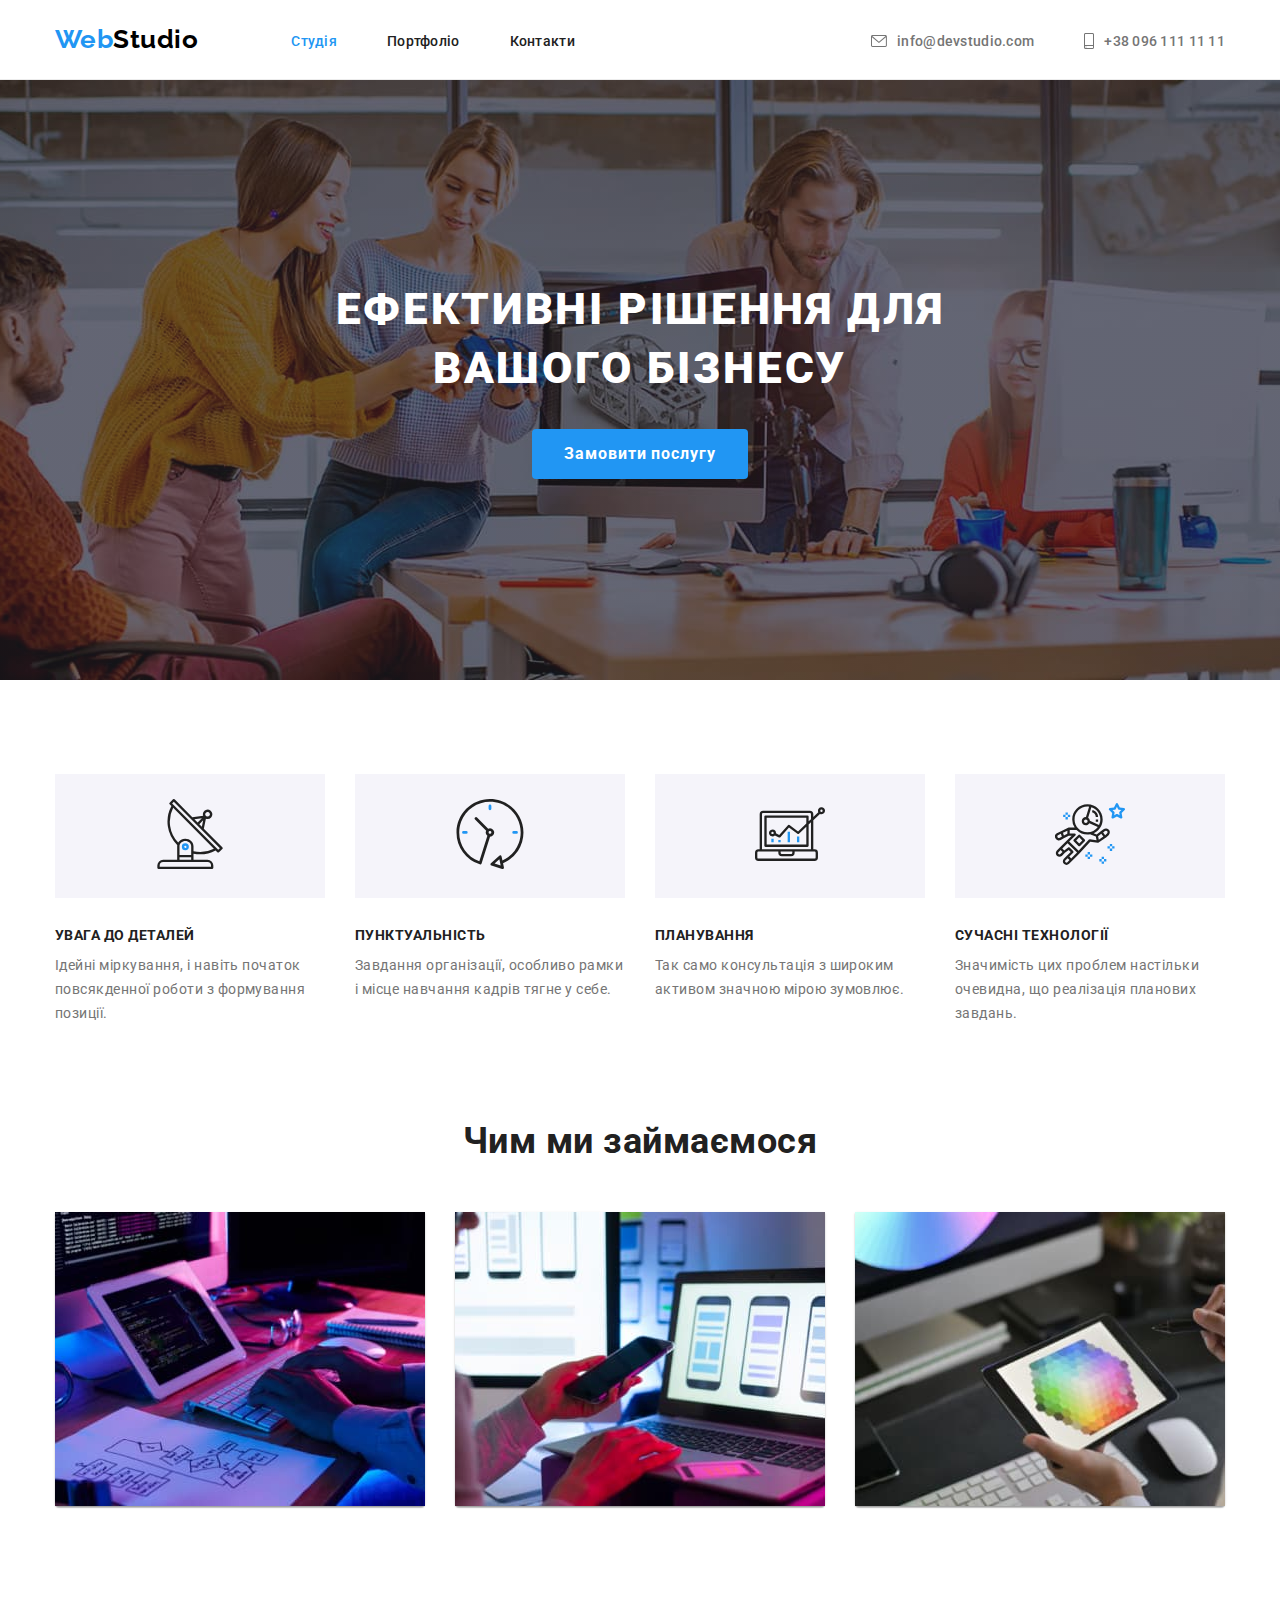
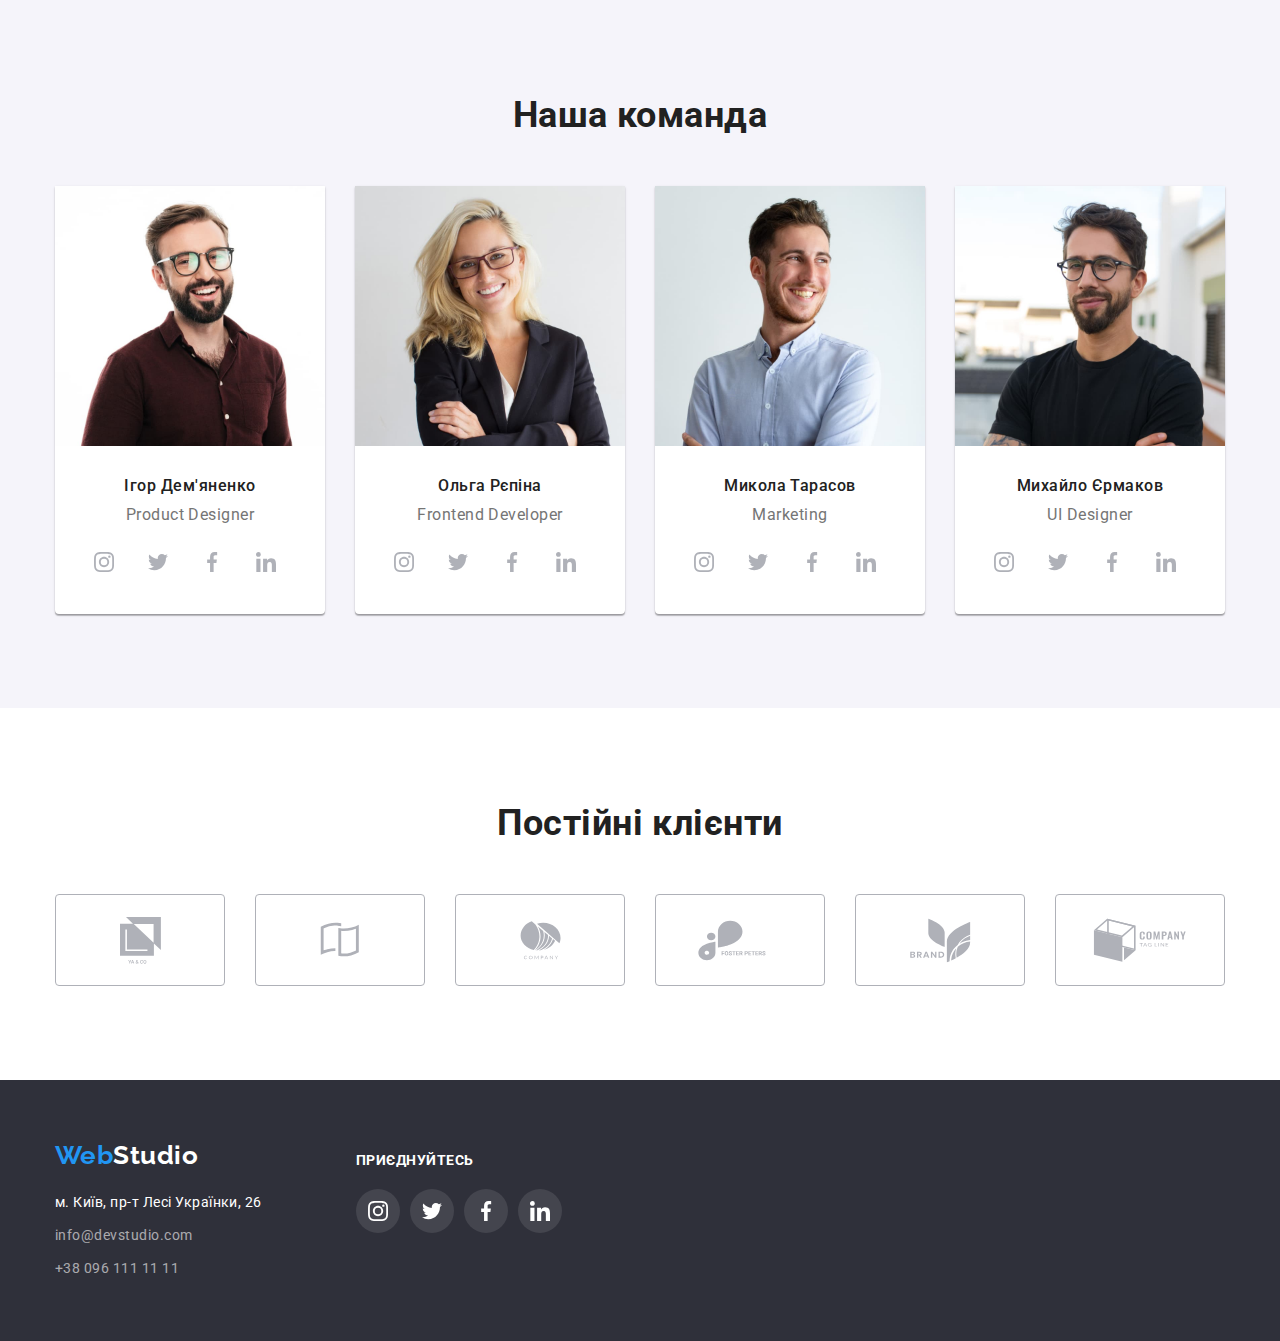
<file: index.html>
<!DOCTYPE html>
<html lang="uk">
  <head>
    <meta charset="UTF-8" />
    <meta http-equiv="X-UA-Compatible" content="IE=edge" />
    <meta name="viewport" content="width=device-width, initial-scale=1.0" />
    <title>WebStudio</title>
    <link
      href="https://fonts.googleapis.com/css2?family=Raleway:wght@700&family=Roboto:wght@400;500;700;900&display=swap"
      rel="stylesheet"
    />
    <link
      rel="stylesheet"
      href="https://cdnjs.cloudflare.com/ajax/libs/modern-normalize/1.1.0/modern-normalize.css"
    />
    <link rel="stylesheet" href="./css/styles.css" />
  </head>
  <body class="page-body">
    <!--Section : Header-->
    <header class="page-header">
      <div class="container">
        <a href="./index.html" class="logo"><span>Web</span>Studio</a>
        <nav class="header-nav">
          <ul class="site-nav click">
            <li class="item">
              <a href="./index.html" class="link current">Студія</a>
            </li>
            <li class="item">
              <a href="./portfolio.html" class="link">Портфоліо</a>
            </li>
            <li class="item"><a href="#" class="link">Контакти</a></li>
          </ul>
        </nav>
        <ul class="connection click">
          <li>
            <a class="link email" href="mailto:info@devstudio.com">
              <svg class="header-icon" width="16" height="12">
                <use href="./images/icons.svg#icon-envelope"></use>
              </svg>
              <span>info@devstudio.com</span></a
            >
          </li>
          <li>
            <a class="link" href="tel:+380961111111">
              <svg class="header-icon" width="10" height="16">
                <use href="./images/icons.svg#icon-smartphone"></use>
              </svg>
              <span>+38 096 111 11 11</span></a
            >
          </li>
        </ul>
      </div>
    </header>
    <main>
      <!--Section :  Hero-->
      <section class="hero">
        <div class="overlay">
          <h1 class="main-title">Ефективні рішення для вашого бізнесу</h1>
          <button class="button order" type="button">Замовити послугу</button>
        </div>
      </section>
      <!--Section : Особливости-->
      <section class="section differ">
        <!--скрытый заголовок  -->
        <h2 class="visually-hidden">Особливості</h2>
        <div class="container">
          <ul class="differences">
            <li class="differences-property">
              <div class="section-icon">
                <svg width="70" height="70">
                  <use href="./images/icons.svg#icon-antenna"></use>
                </svg>
              </div>
              <h3 class="section-tytle">УВАГА ДО ДЕТАЛЕЙ</h3>
              <p class="section-text">
                Ідейні міркування, і навіть початок повсякденної роботи з
                формування позиції.
              </p>
            </li>
            <li class="differences-property">
              <div class="section-icon">
                <svg width="70" height="70">
                  <use href="./images/icons.svg#icon-clock"></use>
                </svg>
              </div>
              <h3 class="section-tytle">ПУНКТУАЛЬНІСТЬ</h3>
              <p class="section-text">
                Завдання організації, особливо рамки і місце навчання кадрів
                тягне у себе.
              </p>
            </li>
            <li class="differences-property">
              <div class="section-icon">
                <svg width="70" height="70">
                  <use href="./images/icons.svg#icon-diagram"></use>
                </svg>
              </div>
              <h3 class="section-tytle">ПЛАНУВАННЯ</h3>
              <p class="section-text">
                Так само консультація з широким активом значною мірою зумовлює.
              </p>
            </li>
            <li class="differences-property">
              <div class="section-icon">
                <svg width="70" height="70">
                  <use href="./images/icons.svg#icon-astronaut"></use>
                </svg>
              </div>
              <h3 class="section-tytle">СУЧАСНІ ТЕХНОЛОГІЇ</h3>
              <p class="section-text">
                Значимість цих проблем настільки очевидна, що реалізація
                планових завдань.
              </p>
            </li>
          </ul>
        </div>
      </section>
      <!--Section : Чим ми займаємося-->
      <section class="section work">
        <div class="container">
          <h2 class="section-tytle work">Чим ми займаємося</h2>
          <ul class="examples">
            <li class="example">
              <img
                class="example-work"
                src="./images/example_work/example_work1.jpg"
                alt="Приклад роботи1"
                width="370"
              />
            </li>
            <li class="example">
              <img
                class="example-work"
                src="./images/example_work/example_work2.jpg"
                alt="Приклад роботи2"
                width="370"
              />
            </li>
            <li class="example">
              <img
                class="example-work"
                src="./images/example_work/example_work3.jpg"
                alt="Приклад роботи3"
                width="370"
              />
            </li>
          </ul>
        </div>
      </section>

      <!--Section : Наша команда-->
      <section class="section team">
        <div class="container">
          <h2 class="section-tytle team">Наша команда</h2>
          <ul class="examples">
            <li class="example">
              <img
                src="./images/team/img1.jpg"
                alt="Ігор Дем'яненко Дизайнер продукту"
                width="270"
              />
              <div class="team-description">
                <h3 class="section-tytle name">Ігор Дем'яненко</h3>
                <p class="section-text prof">Product Designer</p>
                <ul class="social-icons">
                  <li class="social-item">
                    <a href="#" class="social-link link">
                      <svg class="social-icon" width="20" height="20">
                        <use href="./images/icons.svg#icon-instagram"></use>
                      </svg>
                    </a>
                  </li>
                  <li class="social-item">
                    <a href="#" class="social-link link"
                      ><svg class="social-icon" width="20" height="20">
                        <use href="./images/icons.svg#icon-twitter"></use>
                      </svg>
                    </a>
                  </li>
                  <li class="social-item">
                    <a href="#" class="social-link link"
                      ><svg class="social-icon" width="20" height="20">
                        <use href="./images/icons.svg#icon-facebook"></use>
                      </svg>
                    </a>
                  </li>
                  <li class="social-item">
                    <a href="#" class="social-link link"
                      ><svg class="social-icon" width="20" height="20">
                        <use href="./images/icons.svg#icon-linkedin"></use>
                      </svg>
                    </a>
                  </li>
                </ul>
              </div>
            </li>
            <li class="example">
              <img
                src="./images/team/img2.jpg"
                alt="Ольга Рєпіна Розробник інтерфейсу"
                width="270"
              />
              <div class="team-description">
                <h3 class="section-tytle name">Ольга Рєпіна</h3>
                <p class="section-text prof">Frontend Developer</p>
                <ul class="social-icons">
                  <li class="social-item">
                    <a href="#" class="social-link link">
                      <svg class="social-icon" width="20" height="20">
                        <use href="./images/icons.svg#icon-instagram"></use>
                      </svg>
                    </a>
                  </li>
                  <li class="social-item">
                    <a href="#" class="social-link link"
                      ><svg class="social-icon" width="20" height="20">
                        <use href="./images/icons.svg#icon-twitter"></use>
                      </svg>
                    </a>
                  </li>
                  <li class="social-item">
                    <a href="#" class="social-link link"
                      ><svg class="social-icon" width="20" height="20">
                        <use href="./images/icons.svg#icon-facebook"></use>
                      </svg>
                    </a>
                  </li>
                  <li class="social-item">
                    <a href="#" class="social-link link"
                      ><svg class="social-icon" width="20" height="20">
                        <use href="./images/icons.svg#icon-linkedin"></use>
                      </svg>
                    </a>
                  </li>
                </ul>
              </div>
            </li>
            <li class="example">
              <img
                src="./images/team/img3.jpg"
                alt="Микола Тарасов Маркетинг"
                width="270"
              />
              <div class="team-description">
                <h3 class="section-tytle name">Микола Тарасов</h3>
                <p class="section-text prof">Marketing</p>
                <ul class="social-icons">
                  <li class="social-item">
                    <a href="#" class="social-link link">
                      <svg class="social-icon" width="20" height="20">
                        <use href="./images/icons.svg#icon-instagram"></use>
                      </svg>
                    </a>
                  </li>
                  <li class="social-item">
                    <a href="#" class="social-link link"
                      ><svg class="social-icon" width="20" height="20">
                        <use href="./images/icons.svg#icon-twitter"></use>
                      </svg>
                    </a>
                  </li>
                  <li class="social-item">
                    <a href="#" class="social-link link"
                      ><svg class="social-icon" width="20" height="20">
                        <use href="./images/icons.svg#icon-facebook"></use>
                      </svg>
                    </a>
                  </li>
                  <li class="social-item">
                    <a href="#" class="social-link link"
                      ><svg class="social-icon" width="20" height="20">
                        <use href="./images/icons.svg#icon-linkedin"></use>
                      </svg>
                    </a>
                  </li>
                </ul>
              </div>
            </li>
            <li class="example">
              <img
                src="./images/team/img4.jpg"
                alt="Михайло Єрмаков UI Designer"
                width="270"
              />
              <div class="team-description">
                <h3 class="section-tytle name">Михайло Єрмаков</h3>
                <p class="section-text prof">UI Designer</p>
                <ul class="social-icons">
                  <li class="social-item">
                    <a href="#" class="social-link link">
                      <svg class="social-icon" width="20" height="20">
                        <use href="./images/icons.svg#icon-instagram"></use>
                      </svg>
                    </a>
                  </li>
                  <li class="social-item">
                    <a href="#" class="social-link link"
                      ><svg class="social-icon" width="20" height="20">
                        <use href="./images/icons.svg#icon-twitter"></use>
                      </svg>
                    </a>
                  </li>
                  <li class="social-item">
                    <a href="#" class="social-link link"
                      ><svg class="social-icon" width="20" height="20">
                        <use href="./images/icons.svg#icon-facebook"></use>
                      </svg>
                    </a>
                  </li>
                  <li class="social-item">
                    <a href="#" class="social-link link"
                      ><svg class="social-icon" width="20" height="20">
                        <use href="./images/icons.svg#icon-linkedin"></use>
                      </svg>
                    </a>
                  </li>
                </ul>
              </div>
            </li>
          </ul>
        </div>
      </section>
      <!-- секция постоянные клиенты-->
      <section class="section clients">
        <div class="container">
          <h2 class="section-tytle">Постійні клієнти</h2>
          <ul class="clients-icons">
            <li class="client-item">
              <a href="#" class="client-link link"
                ><svg class="client-icon" width="41" height="47">
                  <use href="./images/icons.svg#icon-logo1"></use>
                </svg>
              </a>
            </li>
            <li class="client-item">
              <a href="#" class="client-link link"
                ><svg class="client-icon" width="40" height="52">
                  <use href="./images/icons.svg#icon-logo2"></use>
                </svg>
              </a>
            </li>
            <li class="client-item">
              <a href="#" class="client-link link"
                ><svg class="client-icon" width="41" height="42">
                  <use href="./images/icons.svg#icon-logo3"></use>
                </svg>
              </a>
            </li>
            <li class="client-item">
              <a href="#" class="client-link link"
                ><svg class="client-icon" width="84" height="41">
                  <use href="./images/icons.svg#icon-logo4"></use>
                </svg>
              </a>
            </li>
            <li class="client-item">
              <a href="#" class="client-link link"
                ><svg class="client-icon" width="63" height="45">
                  <use href="./images/icons.svg#icon-logo5"></use>
                </svg>
              </a>
            </li>
            <li class="client-item">
              <a href="#" class="client-link link"
                ><svg class="client-icon" width="94" height="44">
                  <use href="./images/icons.svg#icon-logo6"></use>
                </svg>
              </a>
            </li>
          </ul>
        </div>
      </section>
      <!-- конец секции постоянные клиенты-->
    </main>
    <!--Section : Footer-->
    <footer>
      <div class="container foot">
        <div class="box">
          <a href="./index.html" class="logo"><span>Web</span>Studio</a>
          <address>
            <ul class="address click">
              <li>
                <a
                  href="https://goo.gl/maps/WBjJaMZuF31mkBre8"
                  target="_blank"
                  rel="noreferrer noopener"
                  class="map"
                  >м. Київ, пр-т Лесі Українки, 26</a
                >
              </li>
              <li>
                <a href="mailto:info@devstudio.com" class="link mail"
                  >info@devstudio.com</a
                >
              </li>
              <li>
                <a href="tel:+380961111111" class="link phone"
                  >+38 096 111 11 11</a
                >
              </li>
            </ul>
          </address>
        </div>
        <!---->
        <div class="container-social">
          <h2 class="footer-social">приєднуйтесь</h2>
          <ul class="footer-social-list">
            <li class="footer-social-item">
              <a href="#" class="footer-social-link link">
                <svg class="footer-social-icon" width="20" height="20">
                  <use href="./images/icons.svg#icon-instagram"></use>
                </svg>
              </a>
            </li>
            <li class="footer-social-item">
              <a href="#" class="footer-social-link link"
                ><svg class="footer-social-icon" width="20" height="20">
                  <use href="./images/icons.svg#icon-twitter"></use>
                </svg>
              </a>
            </li>
            <li class="footer-social-item">
              <a href="#" class="footer-social-link link"
                ><svg class="footer-social-icon" width="20" height="20">
                  <use href="./images/icons.svg#icon-facebook"></use>
                </svg>
              </a>
            </li>
            <li class="footer-social-item">
              <a href="#" class="footer-social-link link"
                ><svg class="footer-social-icon" width="20" height="20">
                  <use href="./images/icons.svg#icon-linkedin"></use>
                </svg>
              </a>
            </li>
          </ul>
        </div>
      </div>
    </footer>
  </body>
</html>
</file>
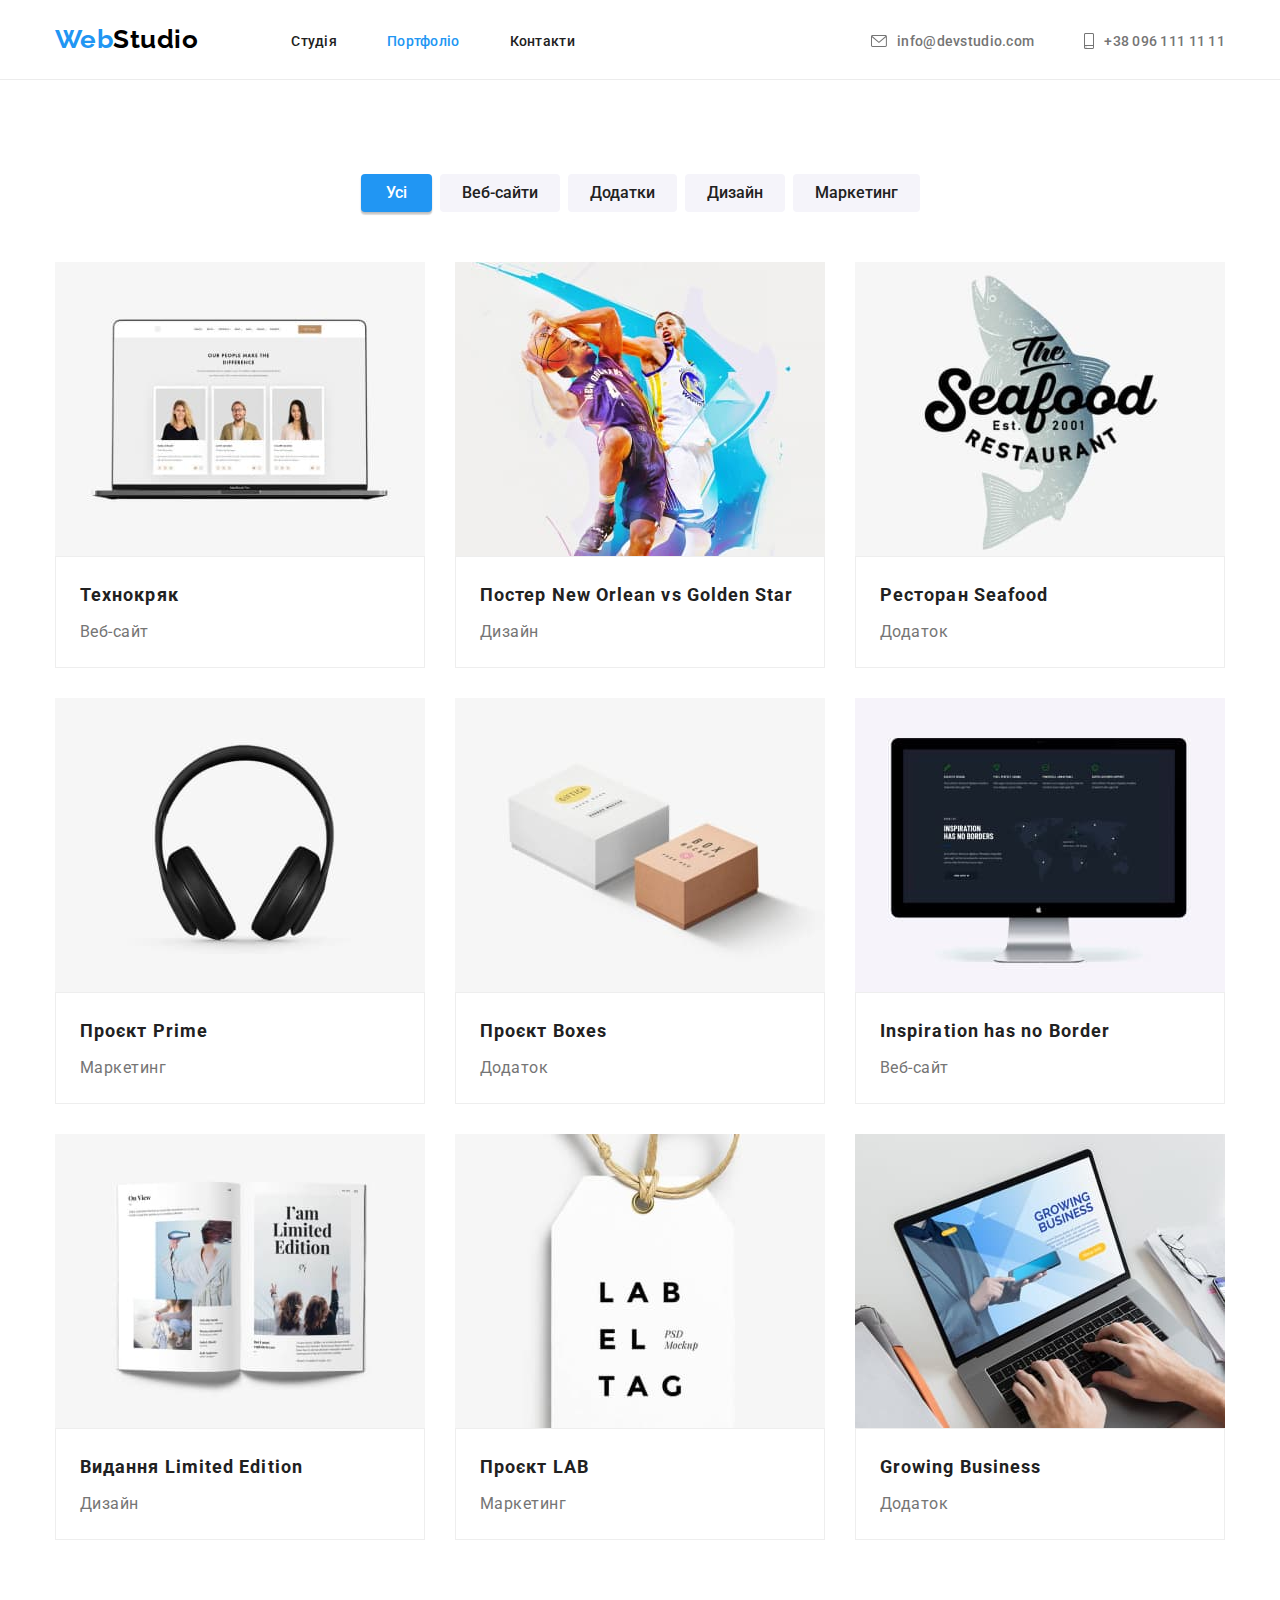
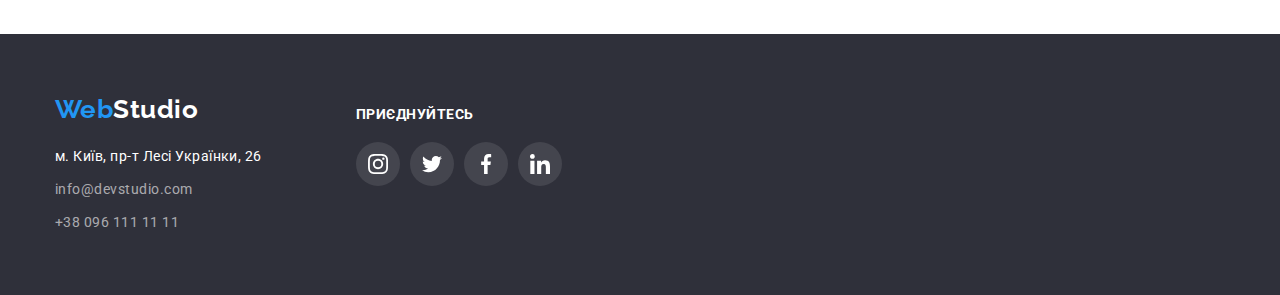
<file: portfolio.html>
<!DOCTYPE html>
<html lang="uk">
  <head>
    <meta charset="UTF-8" />
    <meta http-equiv="X-UA-Compatible" content="IE=edge" />
    <meta name="viewport" content="width=device-width, initial-scale=1.0" />
    <title>Portfolio</title>
    <link
      href="https://fonts.googleapis.com/css2?family=Raleway:wght@700&family=Roboto:wght@400;500;700;900&display=swap"
      rel="stylesheet"
    />
    <link
      rel="stylesheet"
      href="https://cdnjs.cloudflare.com/ajax/libs/modern-normalize/1.1.0/modern-normalize.css"
    />
    <link rel="stylesheet" href="./css/styles.css" />
  </head>
  <body>
    <!--Section : Header-->
    <header class="page-header">
      <div class="container">
        <a href="./index.html" class="logo"><span>Web</span>Studio</a>
        <nav class="header-nav">
          <ul class="site-nav click">
            <li class="item">
              <a href="./index.html" class="link">Студія</a>
            </li>
            <li class="item">
              <a href="./portfolio.html" class="link current">Портфоліо</a>
            </li>
            <li class="item"><a href="#" class="link">Контакти</a></li>
          </ul>
        </nav>
        <ul class="connection click">
          <li>
            <a class="link email" href="mailto:info@devstudio.com">
              <svg class="header-icon" width="16" height="12">
                <use href="./images/icons.svg#icon-envelope"></use>
              </svg>
              <span>info@devstudio.com</span></a
            >
          </li>
          <li>
            <a class="link" href="tel:+380961111111">
              <svg class="header-icon" width="10" height="16">
                <use href="./images/icons.svg#icon-smartphone"></use>
              </svg>
              <span>+38 096 111 11 11</span></a
            >
          </li>
        </ul>
      </div>
    </header>
    <main>
      <section class="section portfolio">
        <div class="container">
          <h1 class="visually-hidden">Портфолио</h1>

          <ul class="portfolio-filter">
            <li class="choose">
              <button class="button-portfolio current" type="button">
                Усі
              </button>
            </li>
            <li class="choose">
              <button class="button-portfolio" type="button">Веб-сайти</button>
            </li>
            <li class="choose">
              <button class="button-portfolio" type="button">Додатки</button>
            </li>
            <li class="choose">
              <button class="button-portfolio" type="button">Дизайн</button>
            </li>
            <li class="choose">
              <button class="button-portfolio" type="button">Маркетинг</button>
            </li>
          </ul>
          <!--   карточки портфолио -->
          <ul class="portfolio-works">
            <li class="portfolio-item">
              <a href="#" class="link">
                <img
                  class="img-portfolio"
                  src="./images/portfolio/web/web1.jpg"
                  alt="Технокряк Веб-сайт"
                  width="370"
                />
                <div class="card-description">
                  <h3 class="section-tytle">Технокряк</h3>
                  <p class="section-text">Веб-сайт</p>
                </div></a
              >
            </li>
            <li class="portfolio-item">
              <a href="#" class="link">
                <img
                  class="img-portfolio"
                  src="./images/portfolio/design/design1.jpg"
                  alt="Постер New Orlean vs Golden Star Дизайн"
                  width="370"
                />
                <div class="card-description">
                  <h3 class="section-tytle">
                    Постер New Orlean vs Golden Star
                  </h3>
                  <p class="section-text">Дизайн</p>
                </div></a
              >
            </li>
            <li class="portfolio-item">
              <a href="#" class="link">
                <img
                  class="img-portfolio"
                  src="./images/portfolio/addition/addition1.jpg"
                  alt="Ресторан Seafood Додаток"
                  width="370"
                />
                <div class="card-description">
                  <h3 class="section-tytle">Ресторан Seafood</h3>
                  <p class="section-text">Додаток</p>
                </div></a
              >
            </li>
            <li class="portfolio-item">
              <a href="#" class="link">
                <img
                  class="img-portfolio"
                  src="./images/portfolio/marketing/marketing1.jpg"
                  alt="Проєкт Prime Маркетинг"
                  width="370"
                />
                <div class="card-description">
                  <h3 class="section-tytle">Проєкт Prime</h3>
                  <p class="section-text">Маркетинг</p>
                </div></a
              >
            </li>
            <li class="portfolio-item">
              <a href="#" class="link">
                <img
                  class="img-portfolio"
                  src="./images/portfolio/addition/addition2.jpg"
                  alt="Проєкт Boxes Додаток"
                  width="370"
                />
                <div class="card-description">
                  <h3 class="section-tytle">Проєкт Boxes</h3>
                  <p class="section-text">Додаток</p>
                </div></a
              >
            </li>
            <li class="portfolio-item">
              <a href="#" class="link">
                <img
                  class="img-portfolio"
                  src="./images/portfolio/web/web2.jpg"
                  alt="Inspiration has no Border Веб-сайт"
                  width="370"
                />
                <div class="card-description">
                  <h3 class="section-tytle">Inspiration has no Border</h3>
                  <p class="section-text">Веб-сайт</p>
                </div></a
              >
            </li>
            <li class="portfolio-item">
              <a href="#" class="link">
                <img
                  class="img-portfolio"
                  src="./images/portfolio/design/design2.jpg"
                  alt="Видання Limited Edition Дизайн"
                  width="370"
                />
                <div class="card-description">
                  <h3 class="section-tytle">Видання Limited Edition</h3>
                  <p class="section-text">Дизайн</p>
                </div></a
              >
            </li>
            <li class="portfolio-item">
              <a href="#" class="link">
                <img
                  class="img-portfolio"
                  src="./images/portfolio/marketing/marketing2.jpg"
                  alt="Проєкт LAB Маркетинг"
                  width="370"
                />
                <div class="card-description">
                  <h3 class="section-tytle">Проєкт LAB</h3>
                  <p class="section-text">Маркетинг</p>
                </div></a
              >
            </li>
            <li class="portfolio-item">
              <a href="#" class="link">
                <img
                  class="img-portfolio"
                  src="./images/portfolio/addition/addition3.jpg"
                  alt="Growing Business Додаток"
                  width="370"
                />
                <div class="card-description">
                  <h3 class="section-tytle">Growing Business</h3>
                  <p class="section-text">Додаток</p>
                </div></a
              >
            </li>
          </ul>
        </div>
      </section>
    </main>
    <!--Section : Footer-->
    <footer>
      <div class="container foot">
        <div class="box">
          <a href="./index.html" class="logo"><span>Web</span>Studio</a>
          <address>
            <ul class="address click">
              <li>
                <a
                  href="https://goo.gl/maps/WBjJaMZuF31mkBre8"
                  target="_blank"
                  rel="noreferrer noopener"
                  class="map"
                  >м. Київ, пр-т Лесі Українки, 26</a
                >
              </li>
              <li>
                <a href="mailto:info@devstudio.com" class="link mail"
                  >info@devstudio.com</a
                >
              </li>
              <li>
                <a href="tel:+380961111111" class="link phone"
                  >+38 096 111 11 11</a
                >
              </li>
            </ul>
          </address>
        </div>
        <!---->
        <div class="container-social">
          <h2 class="footer-social">приєднуйтесь</h2>
          <ul class="footer-social-list">
            <li class="footer-social-item">
              <a href="#" class="footer-social-link link">
                <svg class="footer-social-icon" width="20" height="20">
                  <use href="./images/icons.svg#icon-instagram"></use>
                </svg>
              </a>
            </li>
            <li class="footer-social-item">
              <a href="#" class="footer-social-link link"
                ><svg class="footer-social-icon" width="20" height="20">
                  <use href="./images/icons.svg#icon-twitter"></use>
                </svg>
              </a>
            </li>
            <li class="footer-social-item">
              <a href="#" class="footer-social-link link"
                ><svg class="footer-social-icon" width="20" height="20">
                  <use href="./images/icons.svg#icon-facebook"></use>
                </svg>
              </a>
            </li>
            <li class="footer-social-item">
              <a href="#" class="footer-social-link link"
                ><svg class="footer-social-icon" width="20" height="20">
                  <use href="./images/icons.svg#icon-linkedin"></use>
                </svg>
              </a>
            </li>
          </ul>
        </div>
      </div>
    </footer>
  </body>
</html>
</file>
<file: css/styles.css>
/* Цвета в проекте */
/* цвет основного текста #212121 */
/* цвет дополнительного текста #757575 */
/* background основной: #F5F5F5; */
/* #2196F3 100% синий и акцент  */
/* background hero и footter: #2F303A; */
/* цвет h1 и текста в hero и footer:  #FFFFFF;*/
/* цвет ссілок почты и телефона в footer: rgba(255, 255, 255, 0.6);*/
/* цвет фона кнопок портфолио и преимуществ #F5F4FA */
/* цвет первой части лого #000000 */
/* цвет рамки портфолио #EEEEE*/
/* цвет нижней рамки хэдера #ECECEC 1px */
/* цвет иконок team  #AFB1B8*/
/* фоновый цвет иконок футера rgba(255, 255, 255, 0.1)*/
:root {
  --header-color: #212121;
  --p-color: #757575;
  --accent-color: #2196f3;
  --background-color: #f5f5f5;
  --background-color-footer: #2f303a;
  --h1-footer-color: #ffffff;
  --mail-phone-color-footer: rgba(255, 255, 255, 0.6);
  --background-button-portfolio: #f5f4fa;
  --logo-black-color: #000000;
  --border-card-portfolio: #eeeeee;
  --border-botton-header: #ececec;
  --color-icon-team: #afb1b8;
  --color-background-icon-footer: rgba(255, 255, 255, 0.1);
}
body {
  color: var(--header-color);
  font-family: Roboto, sans-serif;
  letter-spacing: 0.03em;
}

h1,
h2,
h3,
h4,
h5,
h6,
p,
ul {
  margin: 0;
  padding: 0;
}

.container {
  max-width: 1200px;
  margin: 0 auto;
  padding: 0 15px;
}

ul {
  list-style: none;
}
img {
  display: block;
  width: 100%;
  height: auto;
}
/* -------стилизация Header-------*/

.page-header {
  border-bottom: 1px solid var(--border-botton-header);
}
/* стилизация logo */
.logo {
  color: var(--logo-black-color);
  font-family: "Raleway";
  font-weight: 700;
  font-size: 26px;
  line-height: 1.2;
  text-decoration: none;
}
.page-header .logo {
  margin-right: 93px;
}
.logo span {
  color: var(--accent-color);
}
.item .link {
  display: block;
}

/*   ----- конец стилизации logo -------*/
/* стилизация nav и connection*/

.page-header .container {
  display: flex;
  align-items: center;
}
.site-nav {
  display: flex;
}
.site-nav .item:not(:first-child) {
  margin-left: 50px;
}
.connection {
  display: flex;
  margin-left: auto;
}
.email {
  margin-right: 50px;
}

.site-nav .link,
.connection .link {
  color: var(--header-color);
  text-decoration: none;
  padding: 32px 0px 28px;
}
.click a:hover,
.click a:focus {
  color: var(--accent-color);
}
.site-nav .link.current {
  color: var(--accent-color);
}
.site-nav,
.connection {
  font-weight: 500;
  font-size: 14px;
  line-height: 1.33;
  letter-spacing: 0.02em;
}
.connection .header-icon {
  margin-right: 10px;
}
.connection .link {
  display: flex;
  align-items: center;
  fill: var(--p-color);
  color: var(--p-color);
}
.connection .link:hover .header-icon {
  fill: var(--accent-color);
}
.connection .link:focus .header-icon {
  fill: var(--accent-color);
}

/*   ----- конец стилизации Header-------*/
/* -----стилизация секции hero-----*/
.main-title {
  max-width: 696px;
  color: var(--h1-footer-color);
  font-weight: 900;
  font-size: 44px;
  line-height: 1.36;
  /* or 136% */

  text-align: center;
  letter-spacing: 0.06em;
  text-transform: uppercase;
  margin: 0 auto 30px;
}
.order.button {
  width: 216px;
  height: 50px;
  text-align: center;

  margin: 0 auto;
  display: block;
  border-radius: 4px;
}
/* стилизация фона */
.overlay {
  max-width: 1600px;
  height: 600px;
  margin-left: auto;
  margin-right: auto;
  padding-top: 200px;
  padding-bottom: 200px;

  /* если не грузится картинка*/
  background-color: var(--logo-black-color);
  /*   */
  background-image: linear-gradient(
      rgba(47, 48, 58, 0.4),
      rgba(47, 48, 58, 0.4)
    ),
    url(../images/Img_hero.jpg);
  background-repeat: no-repeat;
  background-position: center;
  background-size: cover;
}

.button {
  color: var(--h1-footer-color);
  background-color: var(--accent-color);
  border: none;
  cursor: pointer;

  font-weight: 700;
  font-size: 16px;
  line-height: 1.88;
  /* identical to box height, or 188% */

  display: flex;
  align-items: center;
  text-align: center;
  letter-spacing: 0.06em;
}
/* ---- конец стилизации секции hero -----*/
/* стилизация секций */
.section {
  padding-top: 94px;
  padding-bottom: 94px;
}
.section.differ {
  padding-bottom: 0;
}
/* для скрытых заголовков*/
.visually-hidden {
  position: absolute;
  white-space: nowrap;
  width: 1px;
  height: 1px;
  overflow: hidden;
  border: 0;
  padding: 0;
  clip: rect(0 0 0 0);
  clip-path: inset(50%);
  margin: -1px;
}
.work h2,
.team h2 {
  margin-bottom: 50px;
}
.examples {
  display: flex;
}

.example:not(:last-child) {
  margin-right: 30px;
}

.section-tytle {
  font-size: 14px;
  line-height: 1.14;
}
.section-text {
  color: var(--p-color);

  font-size: 14px;
  line-height: 1.71;
  /* or 171% */
}
.section-tytle.work,
.section-tytle.team {
  font-size: 36px;
  line-height: 1.17;
  text-align: center;
}

.section-tytle.name {
  font-weight: 500;
  font-size: 16px;
  line-height: 1.19;

  text-align: center;
  /*margin-top: 30px;*/
  margin-bottom: 10px;
}
.section-text.prof {
  font-size: 16px;
  line-height: 1.19;

  text-align: center;
  margin-bottom: 16px;
}
/* стилизация секции Особенности*/

.differences {
  display: flex;
}
.differences-property {
  width: 270px;
}
.section-icon {
  padding-top: 25px;
  padding-bottom: 25px;
  margin-bottom: 30px;
  background-color: var(--background-button-portfolio);
  text-align: center;
}
.differences-property:not(:last-child) {
  margin-right: 30px;
}
.differences-property .section-tytle {
  margin-bottom: 10px;
}
/*  стилизация фона секции team*/
.examples .example {
  background-color: var(--h1-footer-color);
  box-shadow: 0px 1px 3px rgba(0, 0, 0, 0.12), 0px 1px 1px rgba(0, 0, 0, 0.14),
    0px 2px 1px rgba(0, 0, 0, 0.2);
  border-radius: 0px 0px 4px 4px;
}
.team {
  background-color: var(--background-button-portfolio);
}
.team-description {
  padding: 30px 10px;
}
/* стилизация иконок соцсетей team*/
.team .social-icons {
  display: flex;
  justify-content: center;
}
.team .social-icon {
  fill: var(--color-icon-team);
}
.team .social-link:hover .social-icon,
.team .social-link:focus .social-icon {
  fill: var(--h1-footer-color);
}
.team .social-item {
  width: 44px;
  height: 44px;
  margin-right: 10px;
  border-radius: 50%;
}
.team.social-item:last-child {
  margin-right: 0;
}
.team .social-link {
  width: 100%;
  height: 100%;
  display: flex;
  align-items: center;
  justify-content: center;
  border-radius: 50%;
}

.team .social-link:hover,
.team .social-link:focus {
  background-color: var(--accent-color);
}

/* стилизация секции постоянніе клиенты*/
.clients h2 {
  font-weight: 700;
  font-size: 36px;
  line-height: 1.17;

  text-align: center;
  margin-bottom: 50px;
}
.clients .clients-icons {
  display: flex;
  justify-content: center;
}
.clients .client-item {
  width: 170px;
  height: 92px;
  border: 1px solid var(--color-icon-team);
  border-radius: 4px;
  margin-right: 30px;
}
.clients .client-item:last-child {
  margin-right: 0;
}
.clients .client-icon {
  fill: var(--color-icon-team);
}
.clients-icons .client-link {
  width: 100%;
  height: 100%;
  display: flex;
  align-items: center;
  justify-content: center;
}

.clients .client-link:hover .client-icon,
.clients .client-link:focus .client-icon {
  fill: var(--accent-color);
}
.clients .client-item:hover,
.clients .client-item:focus {
  border: 1px solid var(--accent-color);
}
/* конец стилизации секции постоянніе клиенты*/
/* стилизация секций портфолио*/
.portfolio-filter {
  display: flex;
  justify-content: center;
  margin-bottom: 50px;
}

.choose:not(:last-child) {
  margin-right: 8px;
}

.portfolio-item {
  width: 370px;
}
.portfolio-item:hover,
.portfolio-item:focus {
  box-shadow: 0px 3px 1px rgba(0, 0, 0, 0.1), 0px 1px 2px rgba(0, 0, 0, 0.08),
    0px 2px 2px rgba(0, 0, 0, 0.12);
}

.portfolio-item:not(:nth-child(3n)) {
  margin-right: 30px;
}

.portfolio-item:not(:nth-last-child(-n + 3)) {
  margin-bottom: 30px;
}

.portfolio-item .section-tytle {
  margin-bottom: 4px;
}

.card-description {
  padding: 20px 24px;
  border: 1px solid var(--border-card-portfolio);
}
.portfolio-item a.link {
  margin: 0;
}

/* стилизуем footer*/
/*-- footer style -- */
footer {
  background-color: var(--background-color-footer);
}

footer .logo {
  color: var(--h1-footer-color);
  display: inline-block;

  margin-top: 60px;
  margin-bottom: 20px;
}
.address.click {
  font-style: normal;
  font-size: 14px;
  line-height: 1.71;
  /* or 171% */
}
.map {
  color: var(--h1-footer-color);
  text-decoration: none;
  display: inline-block;
  margin-bottom: 9px;
}
.mail {
  display: inline-block;
  margin-bottom: 9px;
}
.phone {
  margin-bottom: 60px;
}
.address .link {
  display: inline-block;
  color: var(--mail-phone-color-footer);
  text-decoration: none;
}
/* стилизация иконок соцсетей в футере */
.container.foot {
  display: flex;
}
.box {
  width: 231px;
}
.container-social {
  margin-top: 72px;
  margin-left: 70px;
}
.footer-social {
  font-weight: 700;
  font-size: 14px;
  line-height: 1.17;
  color: var(--h1-footer-color);
  text-transform: uppercase;

  margin-bottom: 20px;
}
.footer-social-item {
  width: 44px;
  height: 44px;
  margin-right: 10px;
  border-radius: 50%;
}
.footer-social-item:last-child {
  margin-right: 0;
}
.footer-social-list {
  display: flex;
}
.footer-social-link {
  width: 100%;
  height: 100%;
  display: flex;
  align-items: center;
  justify-content: center;
  border-radius: 50%;
}
.footer-social-link {
  background: var(--color-background-icon-footer);
  fill: var(--h1-footer-color);
}
.footer-social-link:hover,
.footer-social-link:focus {
  background: var(--accent-color);
}

/* */

/*  стилизация кнопок портфолио */
.button-portfolio {
  color: var(--header-color);
  background-color: var(--background-button-portfolio);
  border: none;
  border-radius: 4px;
  cursor: pointer;

  font-weight: 500;
  font-size: 16px;
  line-height: 1.62;
  /* identical to box height, or 162% */
  text-align: center;
  padding: 6px 22px;
}
.button-portfolio.current {
  color: var(--h1-footer-color);
  background-color: var(--accent-color);
  border: none;
  border-radius: 4px;
  cursor: pointer;
  padding: 6px 25px;

  box-shadow: 0px 3px 1px rgba(0, 0, 0, 0.1), 0px 1px 2px rgba(0, 0, 0, 0.08),
    0px 2px 2px rgba(0, 0, 0, 0.12);
}
.button-portfolio:hover,
.button-portfolio:focus {
  color: var(--h1-footer-color);
  background-color: var(--accent-color);
  border: none;
  border-radius: 4px;
  cursor: pointer;

  box-shadow: 0px 3px 1px rgba(0, 0, 0, 0.1), 0px 1px 2px rgba(0, 0, 0, 0.08),
    0px 2px 2px rgba(0, 0, 0, 0.12);
}
/* стилизация работ портфолио*/
.portfolio-works {
  display: flex;
  flex-wrap: wrap;
}
.portfolio-works .section-tytle {
  color: var(--header-color);

  font-size: 18px;
  line-height: 2;
  /* identical to box height, or 200% */
  letter-spacing: 0.06em;
  text-decoration: none;
}
.portfolio-works .section-text {
  color: var(--p-color);

  font-size: 16px;
  line-height: 1.88;
  /* identical to box height, or 188% */
}
.link {
  text-decoration: none;
}
.address.click a:hover,
.address.click a:focus {
  color: var(--h1-footer-color);
}
</file>
